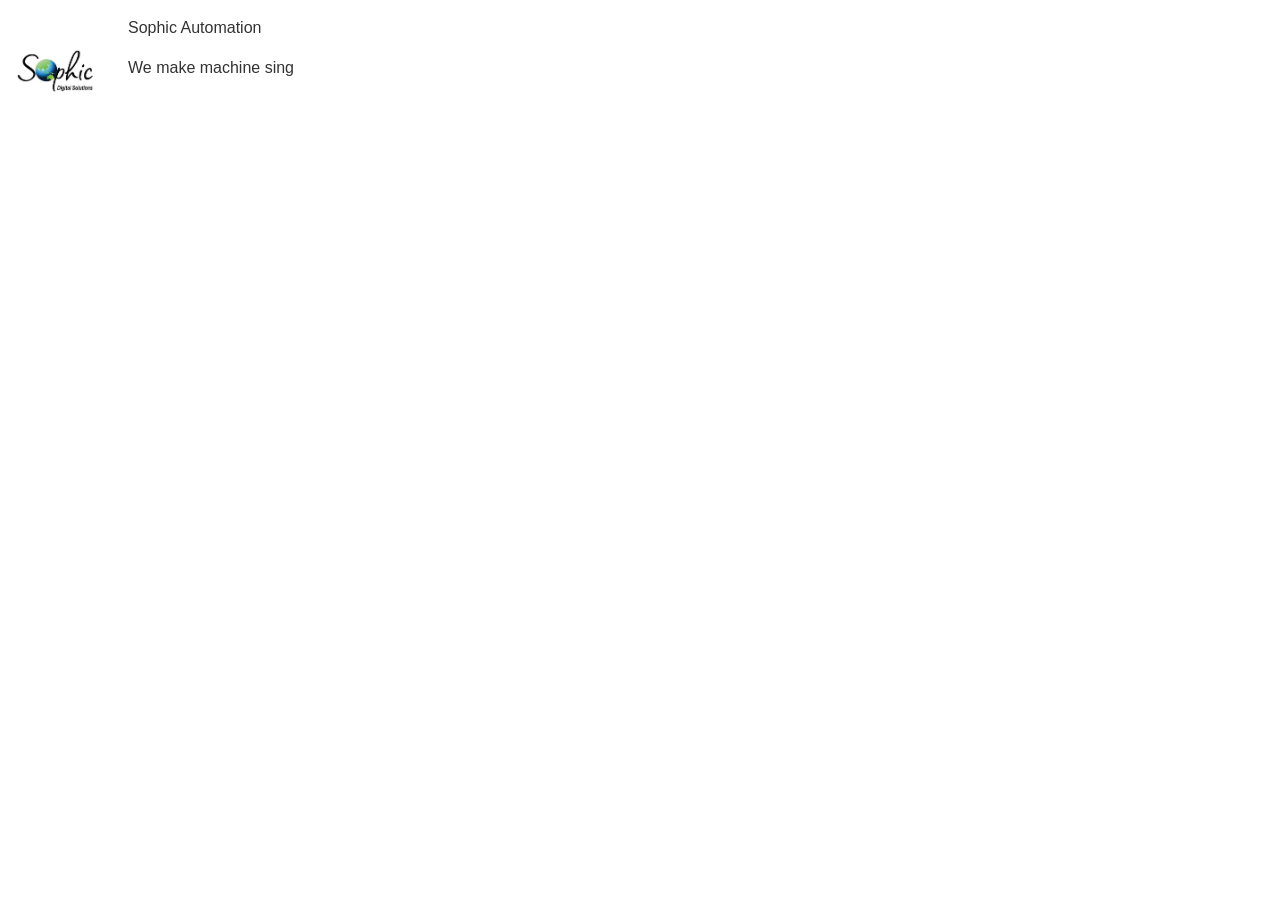
<file: Day1 (HTML)/index.html>
<!doctype html>
<!-- tell that this is an HTML5 document   (html is not case sensitive) -->
<html>
  <head>
    <title>Sophic Automation</title>
    <!-- This will name the page /tab  -->
    <style>
      img {
        width: 100px;
        height: 100px;
        border-radius: 50px;
        float: left;
        margin-right: 20px;
      }

      p {
        font-family: Arial, sans-serif;
        font-size: 16px;
        color: #333;
        line-height: 1.5;
      }
      /* Add your CSS styles here */
    </style>
  </head>

  <body>
    <img src="images/images.jfif" alt="An image of Sophic logo" />
    <p class="username"></p>
    <p>Sophic Automation</p>
    <p>We make machine sing</p>
  </body>
</html>
</file>
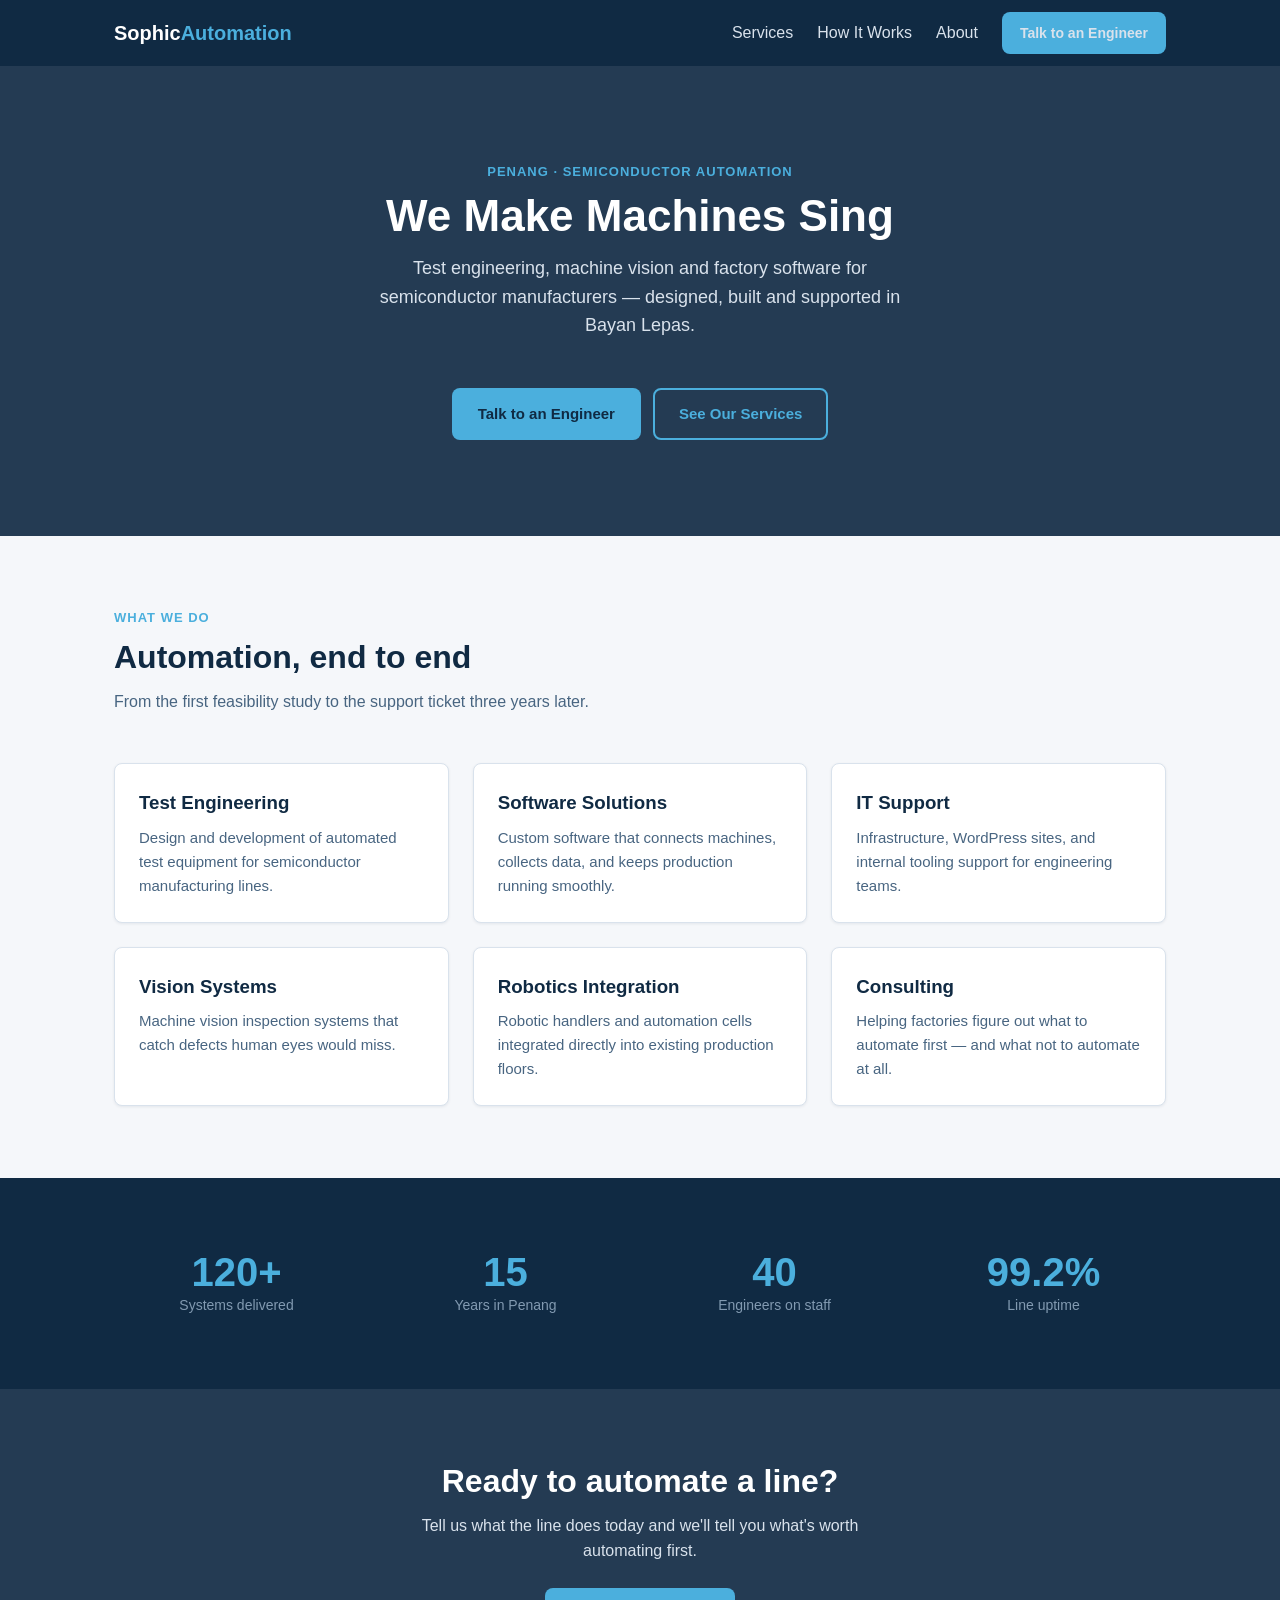
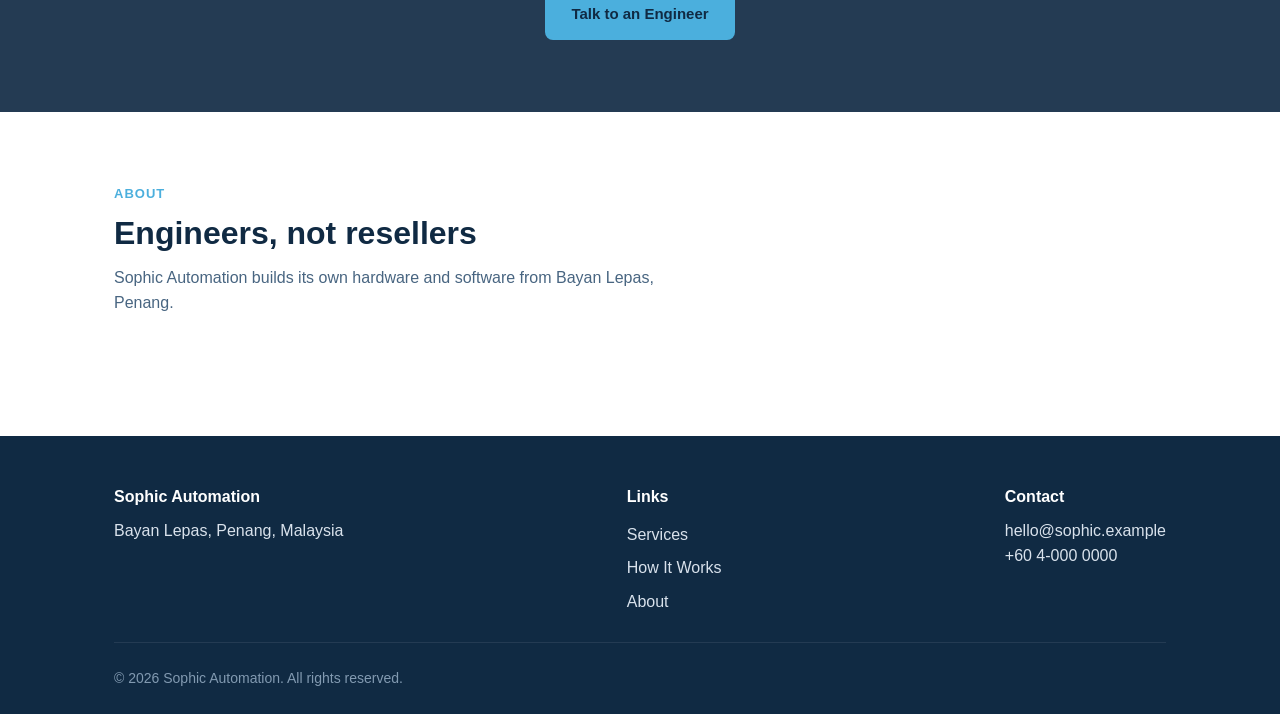
<file: Day5 (Landing Page)/index.html>
<!doctype html>
<!-- =====================================================
     Day 5 — FULL LANDING PAGE
     Named index.html (not sophicPage.html) on purpose: index.html is the
     file a web server hands out by default when someone visits a folder.
     Day 14 deploys this, so it needs the right name.

     Sections 1, 2, 4 and 10 are carried forward from Day 3/4 — you already
     built those, they're here so you can see the pattern.

     30-MINUTE VERSION: write section 6 (stats) and section 8 (CTA band).
     Those two are marked CORE below. Everything marked OPTIONAL can wait.
     Full plan: landing-page-notes.md §10.
     ===================================================== -->
<html lang="en">
  <head>
    <meta charset="UTF-8" />
    <meta name="viewport" content="width=device-width, initial-scale=1" />
    <title>Sophic Automation — Test Engineering &amp; Automation, Penang</title>

    <!-- TODO (Day 5, task 0): add a meta description.
         It's the grey text Google shows under your title. ~155 characters,
         says what the company does. You'll be graded on this again in Day 13 (SEO).
         Hint: <meta name="description" content="..." /> -->

    <link rel="stylesheet" href="styles.css" />
  </head>

  <body>
    <!-- Accessibility: first thing in the body, hidden until focused.
         Tab once on the loaded page and it appears. See notes §6. -->
    <a href="#main" class="skip-link">Skip to content</a>

    <!-- ===================== 1. NAVBAR (carried from Day 4) ===================== -->
    <!-- New today: position: sticky in the CSS so it follows you down the page. -->
    <header class="navbar">
      <div class="container navbar-inner">
        <a href="#" class="logo">Sophic<span class="logo-accent">Automation</span></a>
        <nav class="nav-links" aria-label="Main">
          <a href="#services">Services</a>
          <a href="#process">How It Works</a>
          <a href="#about">About</a>
          <a href="#contact" class="btn btn-primary btn-sm">Talk to an Engineer</a>
        </nav>
      </div>
    </header>

    <!-- Everything between the nav and the footer lives in ONE <main>. -->
    <main id="main">
      <!-- ===================== 2. HERO (upgraded from Day 4) ===================== -->
      <!-- Day 4 had one button. A real hero has a primary + a secondary. -->
      <section class="hero">
        <div class="container">
          <p class="eyebrow">Penang · Semiconductor Automation</p>
          <h1>We Make Machines Sing</h1>
          <p class="hero-sub">
            Test engineering, machine vision and factory software for semiconductor manufacturers —
            designed, built and supported in Bayan Lepas.
          </p>
          <div class="hero-actions">
            <a href="#contact" class="btn btn-primary">Talk to an Engineer</a>
            <a href="#services" class="btn btn-ghost">See Our Services</a>
          </div>
        </div>
      </section>

      <!-- ===================== 3. TRUST BAR ===================== -->
      <!-- TODO (task 1) — OPTIONAL: the "real companies use us" strip.
           Structure: <section class="trust"> > .container > a small line of
           text ("Trusted by manufacturers across the Northern Corridor") and
           a <ul class="trust-list"> of 4-5 <li> company names.
           No real logos needed — text names are fine today.
           CSS recipe is in the notes, §7 "Trust bar". -->

      <!-- ===================== 4. SERVICES GRID (carried from Day 3/4) ===================== -->
      <section class="section services" id="services">
        <div class="container">
          <p class="eyebrow">What We Do</p>
          <h2>Automation, end to end</h2>
          <p class="section-sub">
            From the first feasibility study to the support ticket three years later.
          </p>

          <div class="card-grid">
            <article class="card">
              <h3>Test Engineering</h3>
              <p>
                Design and development of automated test equipment for semiconductor manufacturing
                lines.
              </p>
            </article>
            <article class="card">
              <h3>Software Solutions</h3>
              <p>
                Custom software that connects machines, collects data, and keeps production running
                smoothly.
              </p>
            </article>
            <article class="card">
              <h3>IT Support</h3>
              <p>
                Infrastructure, WordPress sites, and internal tooling support for engineering teams.
              </p>
            </article>
            <article class="card">
              <h3>Vision Systems</h3>
              <p>Machine vision inspection systems that catch defects human eyes would miss.</p>
            </article>
            <article class="card">
              <h3>Robotics Integration</h3>
              <p>
                Robotic handlers and automation cells integrated directly into existing production
                floors.
              </p>
            </article>
            <article class="card">
              <h3>Consulting</h3>
              <p>
                Helping factories figure out what to automate first — and what not to automate at
                all.
              </p>
            </article>
          </div>
        </div>
      </section>

      <!-- ===================== 5. HOW IT WORKS ===================== -->
      <!-- TODO (task 2) — OPTIONAL: a 3-step process section, id="process".
           Shape: <section class="section process" id="process"> > .container >
             eyebrow + h2 + section-sub
             <ol class="steps">  ← an ORDERED list, because order is the point
               <li class="step"><h3>Assess</h3><p>...</p></li>
               ... Design ... Deploy & Support ...
             </ol>
           The step NUMBERS come from CSS (counter + ::before), not from typing
           "1." — see notes §7. Try it; if the counter fights you, ship plain
           <h3>1. Assess</h3> and come back to it. -->

      <!-- ===================== 6. STATS BAND (task 3) =====================
           THE pattern to learn here:
             <section>  = full-bleed, edge-to-edge dark background
               .container = holds the text at a readable width, centred
           Outer element paints, inner element constrains. Every marketing
           site on the internet is built this way. -->
      <section class="section stats">
        <div class="container">
          <div class="stats-grid">
            <div class="stat">
              <p class="stat-number">120+</p>
              <p class="stat-label">Systems delivered</p>
            </div>
            <div class="stat">
              <p class="stat-number">15</p>
              <p class="stat-label">Years in Penang</p>
            </div>
            <div class="stat">
              <p class="stat-number">40</p>
              <p class="stat-label">Engineers on staff</p>
            </div>
            <div class="stat">
              <p class="stat-number">99.2%</p>
              <p class="stat-label">Line uptime</p>
            </div>
          </div>
        </div>
      </section>

      <!-- ===================== 7. TESTIMONIAL ===================== -->
      <!-- TODO (task 4) — OPTIONAL: one quote, centred, large type.
           Correct tags:
             <blockquote class="quote"><p>“...”</p></blockquote>
             <cite class="quote-author">Name, Title — Company</cite>
           Invent the quote (it's a practice page) but keep it specific:
           "cut our changeover time by 40%" beats "great service". -->

      <!-- ===================== 8. CTA BAND (task 5) =====================
           Three elements. Count the button CSS you had to write: zero.
           `class="btn btn-primary"` is the entire styling of that link —
           that is what a button system buys you. -->
      <section class="section cta">
        <div class="container">
          <h2>Ready to automate a line?</h2>
          <p class="cta-sub">
            Tell us what the line does today and we'll tell you what's worth automating first.
          </p>
          <a href="#contact" class="btn btn-primary">Talk to an Engineer</a>
        </div>
      </section>

      <!-- ===================== 9. CONTACT ===================== -->
      <!-- TODO (task 6) — OPTIONAL (rebuilt properly on Day 8): the
           conversion point, id="contact".
           <form class="contact-form"> with:
             .form-row (2 columns): Name + Email
             full width: Company
             full width: <textarea> Message
             a submit <button class="btn btn-primary" type="submit">
           EVERY input needs its own <label for="x"> and matching id="x".
           Add `required` and type="email" — free browser validation, no JS.
           No JavaScript today; making it actually send is Day 8. -->

      <!-- Small stub so the #about nav link isn't broken. Expand it if you
           have time left over. -->
      <section class="section about" id="about">
        <div class="container">
          <p class="eyebrow">About</p>
          <h2>Engineers, not resellers</h2>
          <p class="section-sub">
            Sophic Automation builds its own hardware and software from Bayan Lepas, Penang.
          </p>
        </div>
      </section>
    </main>

    <!-- ===================== 10. FOOTER (carried from Day 4) ===================== -->
    <!-- id="contact" lives here for now so the nav + CTA links land somewhere.
         When you build the contact form (task 6), move the id onto that
         section instead — an id must be unique on the page. -->
    <footer class="footer" id="contact">
      <div class="container">
        <div class="footer-columns">
          <div class="footer-col">
            <h4>Sophic Automation</h4>
            <p>Bayan Lepas, Penang, Malaysia</p>
          </div>
          <div class="footer-col">
            <h4>Links</h4>
            <a href="#services">Services</a>
            <a href="#process">How It Works</a>
            <a href="#about">About</a>
          </div>
          <div class="footer-col">
            <h4>Contact</h4>
            <p>hello@sophic.example</p>
            <p>+60 4-000 0000</p>
          </div>
        </div>
        <p class="copyright">© 2026 Sophic Automation. All rights reserved.</p>
      </div>
    </footer>
  </body>
</html>
</file>
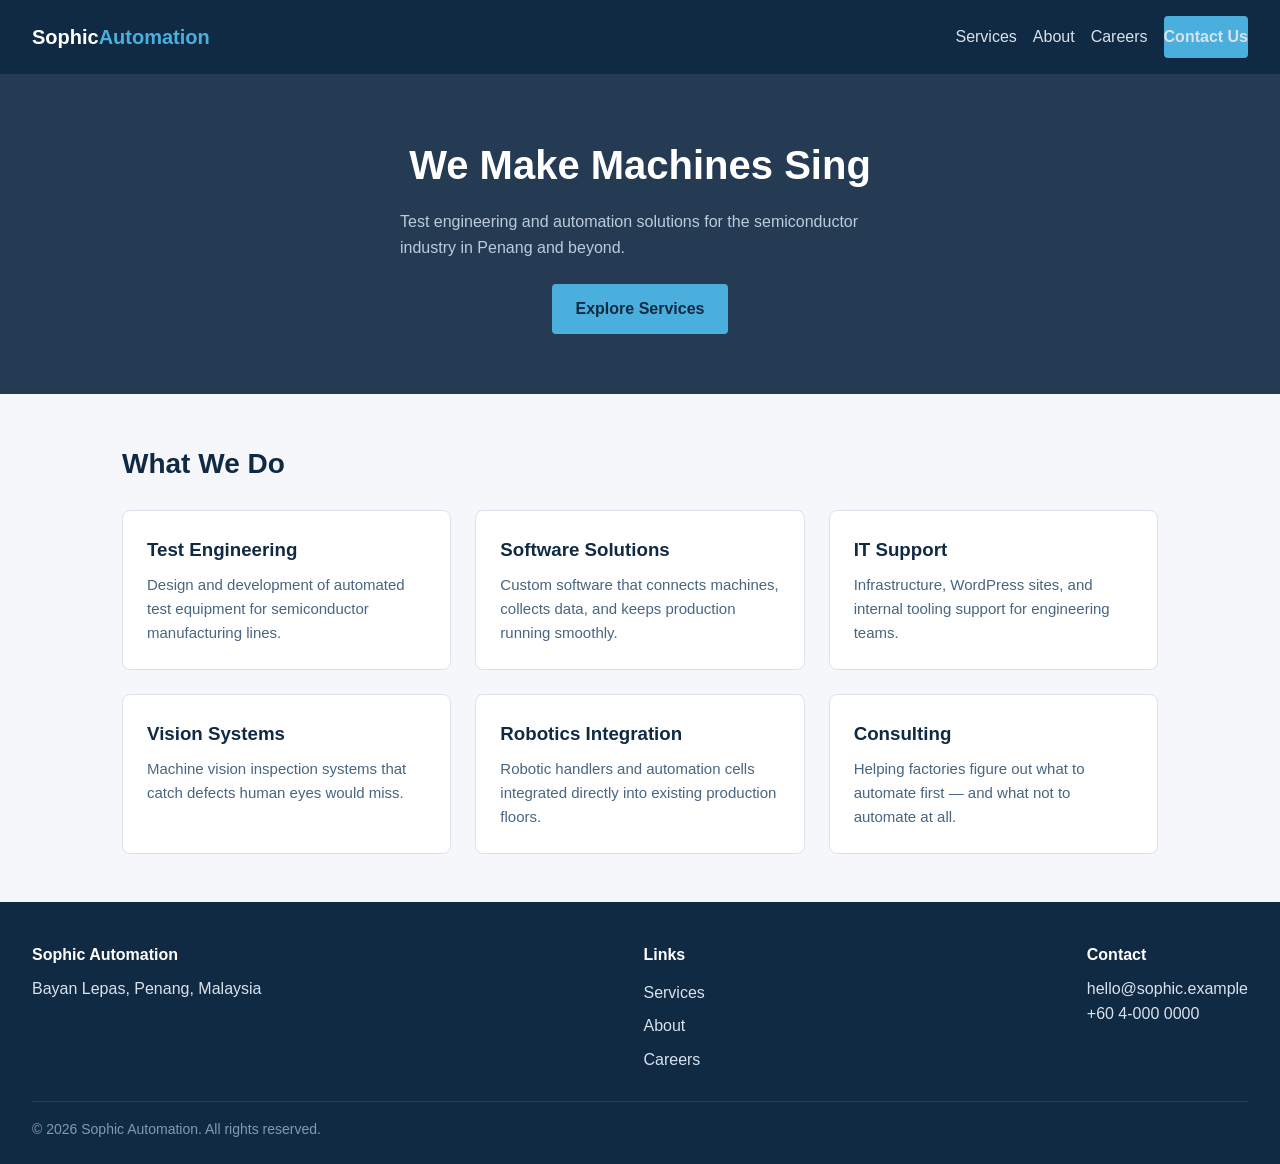
<file: Day3 (Flexbox + Grid)/sophicPage.html>
<!doctype html>
<html lang="en">
  <head>
    <meta charset="UTF-8" />
    <title>Sophic Automation — Components</title>
    <!-- Day 2 upgrade: CSS lives in its own file now, linked in -->
    <link rel="stylesheet" href="styles.css" />
  </head>

  <body>
    <!-- ===================== NAVBAR ===================== -->
    <!-- TODO (flexbox): logo on the left, links in a row on the right -->
    <header class="navbar">
      <a href="#" class="logo">Sophic<span class="logo-accent">Automation</span></a>
      <nav class="nav-links">
        <a href="#services">Services</a>
        <a href="#about">About</a>
        <a href="#careers">Careers</a>
        <a href="#contact" class="nav-cta">Contact Us</a>
      </nav>
    </header>

    <!-- ===================== HERO ===================== -->
    <!-- TODO (flexbox): center this content vertically + horizontally -->
    <section class="hero">
      <h1>We Make Machines Sing</h1>
      <p>
        Test engineering and automation solutions for the semiconductor industry in Penang and
        beyond.
      </p>
      <a href="#services" class="btn">Explore Services</a>
    </section>

    <!-- ===================== CARD GRID ===================== -->
    <!-- TODO (grid): 3 columns on desktop — right now they just stack -->
    <section class="services" id="services">
      <h2>What We Do</h2>
      <div class="card-grid">
        <article class="card">
          <h3>Test Engineering</h3>
          <p>
            Design and development of automated test equipment for semiconductor manufacturing
            lines.
          </p>
        </article>
        <article class="card">
          <h3>Software Solutions</h3>
          <p>
            Custom software that connects machines, collects data, and keeps production running
            smoothly.
          </p>
        </article>
        <article class="card">
          <h3>IT Support</h3>
          <p>
            Infrastructure, WordPress sites, and internal tooling support for engineering teams.
          </p>
        </article>
        <article class="card">
          <h3>Vision Systems</h3>
          <p>Machine vision inspection systems that catch defects human eyes would miss.</p>
        </article>
        <article class="card">
          <h3>Robotics Integration</h3>
          <p>
            Robotic handlers and automation cells integrated directly into existing production
            floors.
          </p>
        </article>
        <article class="card">
          <h3>Consulting</h3>
          <p>
            Helping factories figure out what to automate first — and what not to automate at all.
          </p>
        </article>
      </div>
    </section>

    <!-- ===================== FOOTER ===================== -->
    <!-- TODO (flexbox or grid): 3 columns side by side, then the copyright line below -->
    <footer class="footer" id="contact">
      <div class="footer-columns">
        <div class="footer-col">
          <h4>Sophic Automation</h4>
          <p>Bayan Lepas, Penang, Malaysia</p>
        </div>
        <div class="footer-col">
          <h4>Links</h4>
          <a href="#services">Services</a>
          <a href="#about">About</a>
          <a href="#careers">Careers</a>
        </div>
        <div class="footer-col">
          <h4>Contact</h4>
          <p>hello@sophic.example</p>
          <p>+60 4-000 0000</p>
        </div>
      </div>
      <p class="copyright">© 2026 Sophic Automation. All rights reserved.</p>
    </footer>
  </body>
</html>
</file>
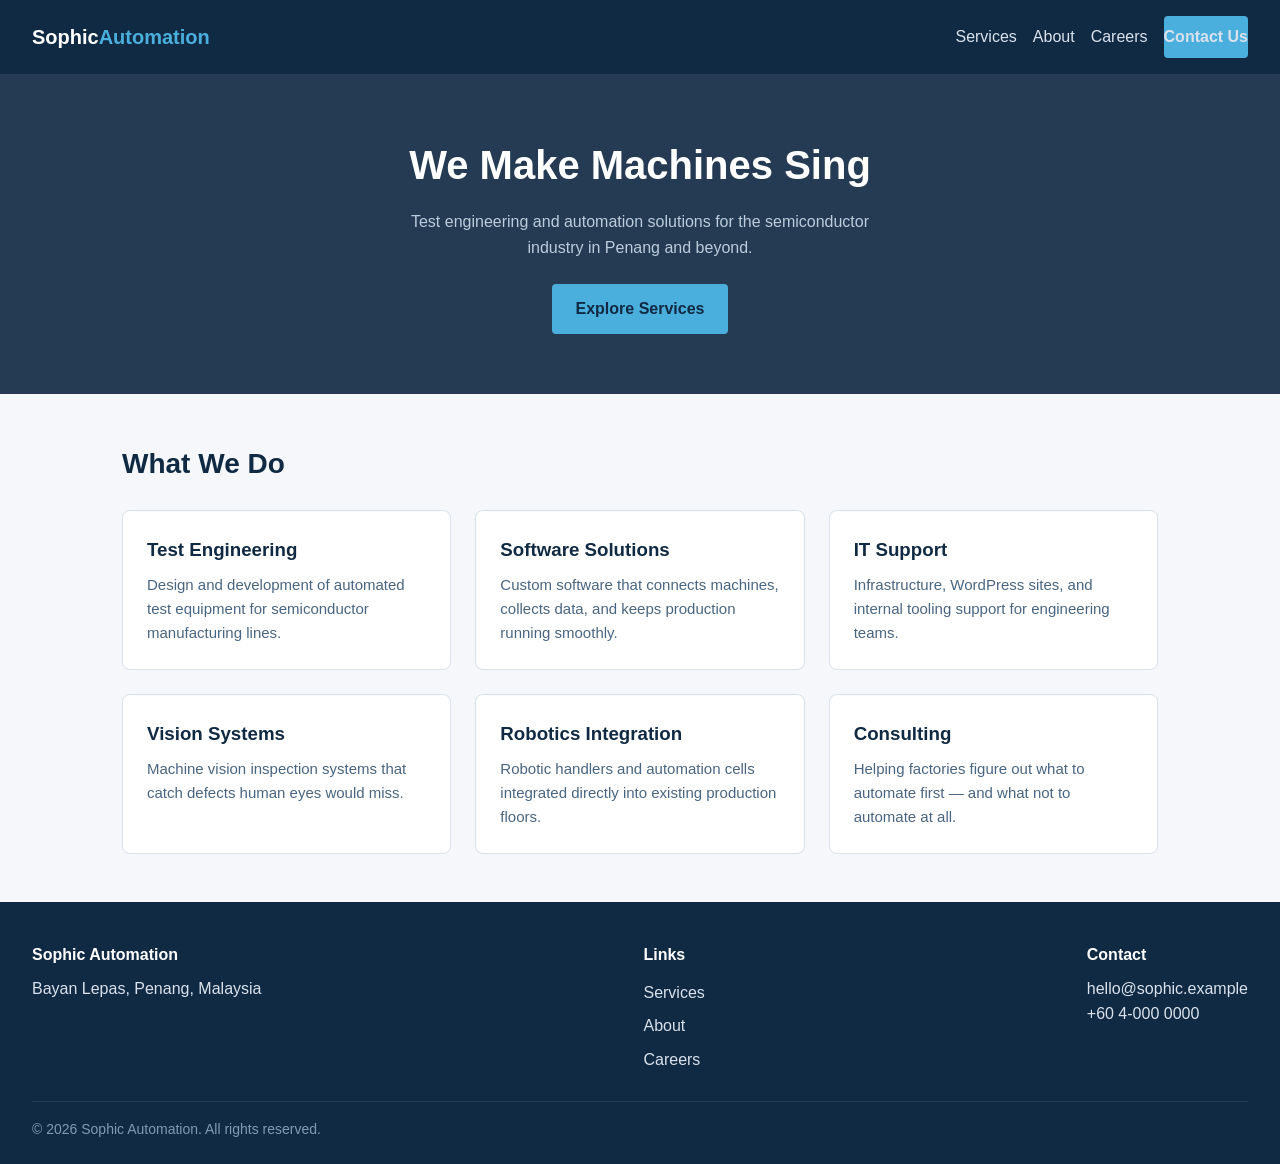
<file: Day4 (Responsive)/sophicPage.html>
<!doctype html>
<html lang="en">
  <head>
    <meta charset="UTF-8" />
    <title>Sophic Automation — Responsive</title>

    <!-- TODO (Day 4, task 0): add the viewport meta tag here.
         Without it, phones pretend to be ~980px wide and just shrink
         the whole page — your media queries will never fire.
         Hint: name="viewport" content="width=device-width, initial-scale=1" -->

    <meta name="viewport" content="width=device-width, initial-scale=1" />

    <!-- Day 3 layout carried forward — CSS lives in styles.css -->
    <link rel="stylesheet" href="styles.css" />
  </head>

  <body>
    <!-- ===================== NAVBAR ===================== -->
    <!-- Desktop: logo left, links right (done in Day 3).
         TODO (Day 4): on a phone this row is too cramped —
         make it stack or wrap in the mobile media query. -->
    <header class="navbar">
      <a href="#" class="logo">Sophic<span class="logo-accent">Automation</span></a>
      <nav class="nav-links">
        <a href="#services">Services</a>
        <a href="#about">About</a>
        <a href="#careers">Careers</a>
        <a href="#contact" class="nav-cta">Contact Us</a>
      </nav>
    </header>

    <!-- ===================== HERO ===================== -->
    <!-- TODO (Day 4): the 40px h1 is too big on a phone.
         Shrink the type + padding in the mobile media query. -->
    <section class="hero">
      <h1>We Make Machines Sing</h1>
      <p>
        Test engineering and automation solutions for the semiconductor industry in Penang and
        beyond.
      </p>
      <a href="#services" class="btn">Explore Services</a>
    </section>

    <!-- ===================== CARD GRID ===================== -->
    <!-- Desktop: 3 fixed columns (Day 3).
         TODO (Day 4): 3 columns is unreadable on a phone.
         Make the grid reflow — 1 column on mobile, 2 on tablet, 3 on desktop.
         Bonus: try the auto-fit + minmax() one-liner with NO media query. -->
    <section class="services" id="services">
      <h2>What We Do</h2>
      <div class="card-grid">
        <article class="card">
          <h3>Test Engineering</h3>
          <p>
            Design and development of automated test equipment for semiconductor manufacturing
            lines.
          </p>
        </article>
        <article class="card">
          <h3>Software Solutions</h3>
          <p>
            Custom software that connects machines, collects data, and keeps production running
            smoothly.
          </p>
        </article>
        <article class="card">
          <h3>IT Support</h3>
          <p>
            Infrastructure, WordPress sites, and internal tooling support for engineering teams.
          </p>
        </article>
        <article class="card">
          <h3>Vision Systems</h3>
          <p>Machine vision inspection systems that catch defects human eyes would miss.</p>
        </article>
        <article class="card">
          <h3>Robotics Integration</h3>
          <p>
            Robotic handlers and automation cells integrated directly into existing production
            floors.
          </p>
        </article>
        <article class="card">
          <h3>Consulting</h3>
          <p>
            Helping factories figure out what to automate first — and what not to automate at all.
          </p>
        </article>
      </div>
    </section>

    <!-- ===================== FOOTER ===================== -->
    <!-- Desktop: 3 columns side by side (Day 3).
         TODO (Day 4): stack the columns on a phone so they don't squash. -->
    <footer class="footer" id="contact">
      <div class="footer-columns">
        <div class="footer-col">
          <h4>Sophic Automation</h4>
          <p>Bayan Lepas, Penang, Malaysia</p>
        </div>
        <div class="footer-col">
          <h4>Links</h4>
          <a href="#services">Services</a>
          <a href="#about">About</a>
          <a href="#careers">Careers</a>
        </div>
        <div class="footer-col">
          <h4>Contact</h4>
          <p>hello@sophic.example</p>
          <p>+60 4-000 0000</p>
        </div>
      </div>
      <p class="copyright">© 2026 Sophic Automation. All rights reserved.</p>
    </footer>
  </body>
</html>
</file>
<file: Day5 (Landing Page)/styles.css>
/* =====================================================
   Day 5 — FULL LANDING PAGE
   Same page-parts as Day 4, but rewritten the way a real site is built:
     • every colour and spacing value is a TOKEN in :root
     • .container and .section carry the whole layout
     • .btn + variants instead of a new button per section
   Sections you already built (nav, hero, cards, footer) are finished below
   as your reference. Scroll to "DAY 5 — YOUR JOB" for today's task list.
   ===================================================== */

/* ===================== TOKENS (notes §3) =====================
   Declared on :root (= the <html> element) so the whole document sees them.
   Read them anywhere with var(--name). Change the brand blue here and the
   ENTIRE page follows — that's the whole point. */
:root {
  /* palette — same colours as Day 2/3/4, now named */
  --navy-900: #102a43;
  --navy-700: #243b53;
  --blue-400: #4bafdd;
  --blue-200: #81d4fa;
  --grey-600: #486581;
  --grey-400: #829ab1;
  --grey-300: #d9e2ec;
  --grey-200: #f0f4f8;
  --ink: #1f2933;
  --surface: #f5f7fa;
  --white: #ffffff;

  /* spacing scale — pick from these, never invent a random 37px */
  --space-xs: 8px;
  --space-sm: 12px;
  --space-md: 24px;
  --space-lg: 48px;
  --space-xl: 72px;

  /* everything else */
  --radius: 8px;
  --max-width: 1100px;
  --shadow: 0 1px 3px rgba(16, 42, 67, 0.08);
}

/* ===================== RESET + BASE (Day 2) ===================== */
* {
  margin: 0;
  padding: 0;
  box-sizing: border-box;
}

html {
  scroll-behavior: smooth; /* #anchor links glide instead of jumping */
}

body {
  font-family: Arial, sans-serif;
  color: var(--ink);
  background-color: var(--white);
  line-height: 1.6;
}

a {
  text-decoration: none;
  color: inherit;
}

img {
  max-width: 100%; /* Day 4 §4 — images never blow out their box */
  height: auto;
}

/* Keyboard users get a visible ring; mouse users don't see it.
   NEVER write `outline: none` without a replacement like this. */
:focus-visible {
  outline: 3px solid var(--blue-400);
  outline-offset: 2px;
}

/* Off-screen until it receives focus, then it slides in. */
.skip-link {
  position: absolute;
  top: -100px;
  left: var(--space-sm);
  z-index: 20;
  background-color: var(--blue-400);
  color: var(--navy-900);
  padding: var(--space-sm) var(--space-md);
  border-radius: var(--radius);
  font-weight: bold;
}

.skip-link:focus {
  top: var(--space-sm);
}

/* ===================== LAYOUT UTILITIES (notes §4) =====================
   These two classes do 80% of the work on this page.
   .container = centred, capped-width content column
   .section   = the vertical rhythm every section shares */
.container {
  max-width: var(--max-width);
  margin: 0 auto;
  padding: 0 var(--space-md);
}

.section {
  padding: var(--space-xl) 0;
}

/* Stops a sticky navbar covering the heading when you click an #anchor. */
.section,
.hero {
  scroll-margin-top: 80px;
}

/* ===================== SHARED TEXT BITS ===================== */
.eyebrow {
  text-transform: uppercase;
  letter-spacing: 1px;
  font-size: 13px;
  font-weight: bold;
  color: var(--blue-400);
  margin-bottom: var(--space-xs);
}

h2 {
  font-size: 32px;
  color: var(--navy-900);
  line-height: 1.25;
}

.section-sub {
  color: var(--grey-600);
  max-width: 560px; /* long lines are hard to read — cap them */
  margin-top: var(--space-sm);
  margin-bottom: var(--space-lg);
}

/* ===================== BUTTON SYSTEM (notes §5) =====================
   .btn = the shape. .btn-primary / .btn-ghost = the paint.
   Use two classes together: class="btn btn-primary" */
.btn {
  display: inline-block;
  padding: 12px 24px;
  border-radius: var(--radius);
  font-weight: bold;
  font-size: 15px;
  border: 2px solid transparent;
  cursor: pointer;
}

.btn-primary {
  background-color: var(--blue-400);
  color: var(--navy-900);
}

.btn-primary:hover {
  background-color: var(--blue-200);
}

.btn-ghost {
  border-color: var(--blue-400);
  color: var(--blue-400);
}

.btn-ghost:hover {
  background-color: var(--blue-400);
  color: var(--navy-900);
}

.btn-sm {
  padding: 8px 16px;
  font-size: 14px;
}

/* ===================== 1. NAVBAR (Day 3/4 + sticky) ===================== */
.navbar {
  background-color: var(--navy-900);
  color: var(--white);
  position: sticky; /* normal in flow until it hits top: 0, then it pins */
  top: 0; /* sticky does NOTHING without this */
  z-index: 10; /* stay above content scrolling underneath */
}

.navbar-inner {
  display: flex;
  justify-content: space-between;
  align-items: center;
  padding-top: var(--space-sm);
  padding-bottom: var(--space-sm);
}

.logo {
  font-size: 20px;
  font-weight: bold;
}

.logo-accent {
  color: var(--blue-400);
}

.nav-links {
  display: flex;
  align-items: center;
  gap: var(--space-md);
  flex-wrap: wrap; /* Day 4 §4 — wraps before it overflows */
}

.nav-links a {
  color: var(--grey-300);
}

.nav-links a:hover {
  color: var(--white);
}

.nav-links .btn:hover {
  color: var(--navy-900); /* the CTA keeps its own hover, not the link one */
}

/* ===================== 2. HERO ===================== */
.hero {
  background-color: var(--navy-700);
  color: var(--white);
  padding: 96px 0;
  text-align: center;
}

.hero h1 {
  font-size: 44px;
  line-height: 1.15;
  margin-bottom: var(--space-sm);
}

.hero-sub {
  color: var(--grey-300);
  font-size: 18px;
  max-width: 560px;
  margin: 0 auto var(--space-lg); /* auto left/right centres the block */
}

.hero-actions {
  display: flex;
  gap: var(--space-sm);
  justify-content: center;
  flex-wrap: wrap; /* second button drops below on a phone */
}

/* ===================== 4. SERVICES GRID (Day 3/4) ===================== */
.services {
  background-color: var(--surface);
}

.card-grid {
  display: grid;
  /* Day 4 bonus: this ONE line replaces the 3→2→1 media queries. */
  grid-template-columns: repeat(auto-fit, minmax(280px, 1fr));
  gap: var(--space-md);
}

.card {
  background-color: var(--white);
  border: 1px solid var(--grey-300);
  border-radius: var(--radius);
  padding: var(--space-md);
  box-shadow: var(--shadow);
}

.card h3 {
  color: var(--navy-900);
  margin-bottom: var(--space-xs);
}

.card p {
  color: var(--grey-600);
  font-size: 15px;
}

/* ===================== 10. FOOTER (Day 3/4) ===================== */
.footer {
  background-color: var(--navy-900);
  color: var(--grey-300);
  padding: var(--space-lg) 0 var(--space-md);
}

.footer-columns {
  display: flex;
  justify-content: space-between;
  gap: var(--space-md);
  flex-wrap: wrap;
}

.footer-col {
  margin-bottom: var(--space-md);
}

.footer-col h4 {
  color: var(--white);
  margin-bottom: var(--space-xs);
}

.footer-col a {
  display: block;
  padding: 4px 0;
}

.footer-col a:hover {
  color: var(--blue-400);
}

.copyright {
  border-top: 1px solid var(--navy-700);
  padding-top: var(--space-md);
  font-size: 14px;
  color: var(--grey-400);
}

/* =====================================================
   ===============  DAY 5 — YOUR JOB  ==================
   Write the CSS for the sections you added to index.html.
   Keep them in page order — a stylesheet that matches the
   document order is a stylesheet you can still read in Day 15.

   HOUSE RULES for today:
     • No raw hex codes down here. If you need a colour, it's a
       var(--token) — and if the token doesn't exist, add it to
       :root at the top.
     • No new spacing numbers. Use --space-xs … --space-xl.
     • Reuse .container / .section / .btn instead of re-inventing
       padding and buttons per section.

   ---- CORE: the 30-minute version. Do these three. ----
     [ ] 3. STATS BAND — dark background (--navy-900), light text,
            .stats-grid = 4 equal columns, text-align: center.
            .stat-number big + bold (~40px), .stat-label small + --grey-400.
            This is THE section to build: it's the one that teaches a
            full-bleed background with a .container inside it.
     [ ] 5. CTA BAND — full-width accent/dark strip, centred, one button.
            Time yourself: if the button needs any CSS at all, you've
            missed the point of .btn. It should be markup only.
     [ ] 7. RESPONSIVE PASS — fill in the two media queries below by
            dragging the window narrow until something looks wrong.

   ---- OPTIONAL: only if you still have time. ----
     [ ] 0. Meta description in index.html (comes back on Day 13 anyway).
     [ ] 1. TRUST BAR — .trust (light background, small centred text),
            .trust-list as flex + wrap + gap, list-style: none, muted.
     [ ] 2. HOW IT WORKS — .steps grid, 3 columns.
            Numbers via CSS counters:
              .steps { counter-reset: step; list-style: none; }
              .step::before { counter-increment: step; content: counter(step); }
            Style that ::before as a circle: fixed width/height, equal
            border-radius: 50%, centred text, blue background.
     [ ] 4. TESTIMONIAL — centred, max-width ~700px, font-size ~24px,
            line-height ~1.4. Style <cite> smaller, not italic, muted.
            Bonus: a huge “ via .quote::before with opacity.
     [ ] 6. CONTACT FORM — .form-row as a 2-column grid,
            inputs at width: 100% with `font: inherit` (notes §7 — this is
            the line everyone forgets), labels as display: block + margin.
            You rebuild this properly on Day 8 with real validation.

   Stuck on a recipe? Every one of these is in landing-page-notes.md §7.
   ===================================================== */

/* ---------- your section styles go here ---------- */

/* ===================== 6. STATS BAND (task 3) =====================
   Note what ISN'T here: no padding, no max-width, no centring. The
   .section class already gave it vertical rhythm and .container already
   capped and centred the content. This block only does colour + grid. */
.stats {
  background-color: var(--navy-900);
  color: var(--white);
}

.stats-grid {
  display: grid;
  grid-template-columns: repeat(4, 1fr); /* 4 equal shares of the row */
  gap: var(--space-md);
  text-align: center;
}

.stat-number {
  font-size: 40px;
  font-weight: bold;
  line-height: 1.1; /* the 1.6 from body is too airy for display type */
  color: var(--blue-400);
}

.stat-label {
  font-size: 14px;
  color: var(--grey-400);
}

/* ===================== 8. CTA BAND (task 5) ===================== */
.cta {
  background-color: var(--navy-700);
  color: var(--white);
  text-align: center;
}

/* GOTCHA: the global `h2 { color: var(--navy-900) }` up top would paint
   this heading navy-on-navy — a heading that's technically there but
   invisible. Any section with a dark background has to re-state it. */
.cta h2 {
  color: var(--white);
}

.cta-sub {
  color: var(--grey-300);
  max-width: 520px;
  /* top | left+right | bottom. `auto` on the sides centres the block,
     which is what actually centres this paragraph — text-align only
     centres the text INSIDE the box, not the box itself. */
  margin: var(--space-sm) auto var(--space-md);
}

/* ===================== RESPONSIVE (Day 4, applied) =====================
   Keep ALL media queries at the bottom so they win the source-order tie.
   One rule can list several selectors — that's how a whole page collapses
   to one column in about eight lines. */

/* --- Tablet --- */
@media (max-width: 900px) {
  .stats-grid {
    grid-template-columns: repeat(2, 1fr);
  }
  /* TODO: add .steps here too if you build the process section */
}

/* --- Phone --- */
@media (max-width: 600px) {
  /* .stats-grid is deliberately NOT here. A 600px-wide screen still
     matches `max-width: 900px`, so it stays at 2 columns — and 2x2 short
     numbers reads better than one 4-storey tower. The task list said 1fr;
     the drag test said 2. The drag test wins (Day 4 notes, §3). */

  /* TODO: .steps, .form-row → 1fr
           .section padding → var(--space-lg) 0
           .hero  padding → var(--space-lg) 0
           .hero h1 → ~30px, h2 → ~26px
           .navbar-inner → flex-direction: column (or let nav-links wrap) */
}
</file>
<file: Day3 (Flexbox + Grid)/styles.css>
/* =====================================================
   Day 1 + 2 knowledge: reset, palette, typography, boxes.
   Day 3 (YOUR JOB): find every "TODO" and fix the layout
   with flexbox or grid. Nothing else needs to change.
   ===================================================== */

/* --- Simple reset (Day 2) --- */
* {
  margin: 0;
  padding: 0;
  box-sizing: border-box;
}

/* --- Palette + base typography (Day 2) --- */
body {
  font-family: Arial, sans-serif;
  color: #1f2933;
  background-color: #f5f7fa;
  line-height: 1.6;
}

a {
  text-decoration: none;
  color: inherit;
}

/* ===================== NAVBAR ===================== */
.navbar {
  background-color: #102a43;
  color: #ffffff;
  padding: 16px 32px;

  /* TODO (flexbox): make the logo and links sit on one row,
     logo left, links right, everything vertically centered. */
  
  display:flex;
  justify-content: space-between;
  align-items : center;
}

.logo {
  font-size: 20px;
  font-weight: bold;
}

.logo-accent {
  color: #4bafdd;
}

.nav-links {
  /* TODO (flexbox): make the links sit on one row with a 16px gap. */
  display: flex;
  gap: 16px;
}

.nav-links a {
  display: block; /* stacked for now — flexbox will fix this */
  padding: 8px 0;
  color: #d9e2ec;
}

.nav-links a:hover {
  color: #ffffff;
}

.nav-cta {
  background-color: #4bafdd;
  color: #102a43;
  padding: 8px 16px;
  border-radius: 4px;
  font-weight: bold;
}

/* ===================== HERO ===================== */
.hero {
  background-color: #243b53;
  color: #ffffff;
  padding: 48px 32px;
  min-height: 320px;

  /* TODO (flexbox): stack the h1, p, and button in a column
     and center them both vertically and horizontally.
     Hint: flex-direction, justify-content, align-items. */

     display: flex;
     flex-direction: column;
     justify-content: center;
     align-items: center;
}

.hero h1 {
  font-size: 40px;
  margin-bottom: 12px;
}

.hero p {
  color: #bcccdc;
  max-width: 480px;
  margin-bottom: 24px;
}

.btn {
  background-color: #4bafdd;
  color: #102a43;
  padding: 12px 24px;
  border-radius: 4px;
  font-weight: bold;
  display: inline-block;
}

.btn:hover {
  background-color: #81d4fa;
}

/* ===================== CARD GRID ===================== */
.services {
  padding: 48px 32px;
  max-width: 1100px;
  margin: 0 auto; /* Day 2 trick: center a block element */
}

.services h2 {
  font-size: 28px;
  margin-bottom: 24px;
  color: #102a43;
}

.card-grid {
  /* TODO (grid): 3 equal columns with a 24px gap.
     Hint: display, grid-template-columns, gap.
     Bonus: what does repeat(3, 1fr) mean? */

     display:grid;
      grid-template-columns: repeat(3, 1fr);
      gap: 24px;
}

.card {
  background-color: #ffffff;
  border: 1px solid #d9e2ec;
  border-radius: 8px;
  padding: 24px;
}

.card h3 {
  color: #102a43;
  margin-bottom: 8px;
}

.card p {
  color: #486581;
  font-size: 15px;
}

/* ===================== FOOTER ===================== */
.footer {
  background-color: #102a43;
  color: #d9e2ec;
  padding: 40px 32px 24px;
}

.footer-columns {
  /* TODO (flexbox or grid — your choice): put the three
     .footer-col blocks side by side with space between them. */
  display: flex;
  justify-content: space-between;
}

.footer-col {
  margin-bottom: 24px;
}

.footer-col h4 {
  color: #ffffff;
  margin-bottom: 8px;
}

.footer-col a {
  display: block;
  padding: 4px 0;
}

.footer-col a:hover {
  color: #4fc3f7;
}

.copyright {
  border-top: 1px solid #243b53;
  padding-top: 16px;
  font-size: 14px;
  color: #829ab1;
}
</file>
<file: Day4 (Responsive)/styles.css>
/* =====================================================
   Day 4 — RESPONSIVE DESIGN
   The base below is your finished Day 3 layout (desktop-first).
   Your job: scroll to the bottom "DAY 4 — YOUR JOB" section and
   add media queries so this page works on a phone.
   Test by opening DevTools (F12) → the phone/tablet icon.
   ===================================================== */

/* --- Simple reset (Day 2) --- */
* {
  margin: 0;
  padding: 0;
  box-sizing: border-box;
}

/* --- Palette + base typography (Day 2) --- */
body {
  font-family: Arial, sans-serif;
  color: #1f2933;
  background-color: #f5f7fa;
  line-height: 1.6;
}

a {
  text-decoration: none;
  color: inherit;
}

/* ===================== NAVBAR ===================== */
.navbar {
  background-color: #102a43;
  color: #ffffff;
  padding: 16px 32px;
  display: flex;
  justify-content: space-between;
  align-items: center;
}

.logo {
  font-size: 20px;
  font-weight: bold;
}

.logo-accent {
  color: #4bafdd;
}

.nav-links {
  display: flex;
  gap: 16px;
}

.nav-links a {
  display: block;
  padding: 8px 0;
  color: #d9e2ec;
}

.nav-links a:hover {
  color: #ffffff;
}

.nav-cta {
  background-color: #4bafdd;
  color: #102a43;
  padding: 8px 16px;
  border-radius: 4px;
  font-weight: bold;
}

/* ===================== HERO ===================== */
.hero {
  background-color: #243b53;
  color: #ffffff;
  padding: 48px 32px;
  min-height: 320px;
  display: flex;
  flex-direction: column;
  justify-content: center;
  align-items: center;
  text-align: center;
}

.hero h1 {
  font-size: 40px;
  margin-bottom: 12px;
}

.hero p {
  color: #bcccdc;
  max-width: 480px;
  margin-bottom: 24px;
}

.btn {
  background-color: #4bafdd;
  color: #102a43;
  padding: 12px 24px;
  border-radius: 4px;
  font-weight: bold;
  display: inline-block;
}

.btn:hover {
  background-color: #81d4fa;
}

/* ===================== CARD GRID ===================== */
.services {
  padding: 48px 32px;
  max-width: 1100px;
  margin: 0 auto;
}

.services h2 {
  font-size: 28px;
  margin-bottom: 24px;
  color: #102a43;
}

.card-grid {
  display: grid;
  grid-template-columns: repeat(3, 1fr);
  gap: 24px;
}

.card {
  background-color: #ffffff;
  border: 1px solid #d9e2ec;
  border-radius: 8px;
  padding: 24px;
}

.card h3 {
  color: #102a43;
  margin-bottom: 8px;
}

.card p {
  color: #486581;
  font-size: 15px;
}

/* ===================== FOOTER ===================== */
.footer {
  background-color: #102a43;
  color: #d9e2ec;
  padding: 40px 32px 24px;
}

.footer-columns {
  display: flex;
  justify-content: space-between;
}

.footer-col {
  margin-bottom: 24px;
}

.footer-col h4 {
  color: #ffffff;
  margin-bottom: 8px;
}

.footer-col a {
  display: block;
  padding: 4px 0;
}

.footer-col a:hover {
  color: #4fc3f7;
}

.copyright {
  border-top: 1px solid #243b53;
  padding-top: 16px;
  font-size: 14px;
  color: #829ab1;
}

/* =====================================================
   ===============  DAY 4 — YOUR JOB  ==================
   Everything above is desktop. Add your responsive rules
   BELOW so they override it on smaller screens.

   Golden rule: a media query is just "when the screen is
   this size, ALSO apply these rules." Same CSS you already
   know, wrapped in an @media block.

       @media (max-width: 768px) {
         .selector { property: value; }
       }

   Common breakpoints to aim at:
     • ~1024px  tablet / small laptop
     • ~768px   tablet portrait
     • ~480px   phone

   TASK LIST (delete each line as you finish it):
     [ ] 0. Add the viewport meta tag in sophicPage.html (top task).
     [ ] 1. TABLET (max-width: 1024px): card-grid → 2 columns.
     [ ] 2. PHONE  (max-width: 768px):  card-grid → 1 column.
     [ ] 3. PHONE: navbar stacks (flex-direction: column) OR nav-links wrap.
     [ ] 4. PHONE: shrink .hero h1 (e.g. 28px) and hero padding.
     [ ] 5. PHONE: footer-columns stack (flex-direction: column).
     [ ] 6. PHONE: trim the big 32px side paddings so nothing is cramped.
     [ ] 7. BONUS: replace the card-grid columns with the no-media-query
            one-liner and delete tasks 1–2:
              grid-template-columns: repeat(auto-fit, minmax(250px, 1fr));
   ===================================================== */

/* --- Tablet (601–900px): 2 columns --- */
@media (min-width: 601px) and (max-width: 900px) {
  .card-grid {
    grid-template-columns: repeat(2, 1fr);
  }
}

/* --- Phone (<=600px): single column + stacked layout --- */
@media (max-width: 600px) {
  .card-grid {
    grid-template-columns: 1fr;
  }

  .navbar {
    flex-direction: column;
    align-items: center;
  }

  .hero {
    padding: 20px;
  }

  .hero h1 {
    font-size: 28px;
  }

  .hero p {
    font-size: 16px;
  }

  /* Task 5: footer columns stack instead of sitting side by side */
  .footer-columns {
    flex-direction: column;
  }

  /* Task 6: trim the wide 32px side paddings so nothing is cramped */
  .services {
    padding: 32px 20px;
  }

  .footer {
    padding: 32px 20px 20px;
  }
}
</file>
